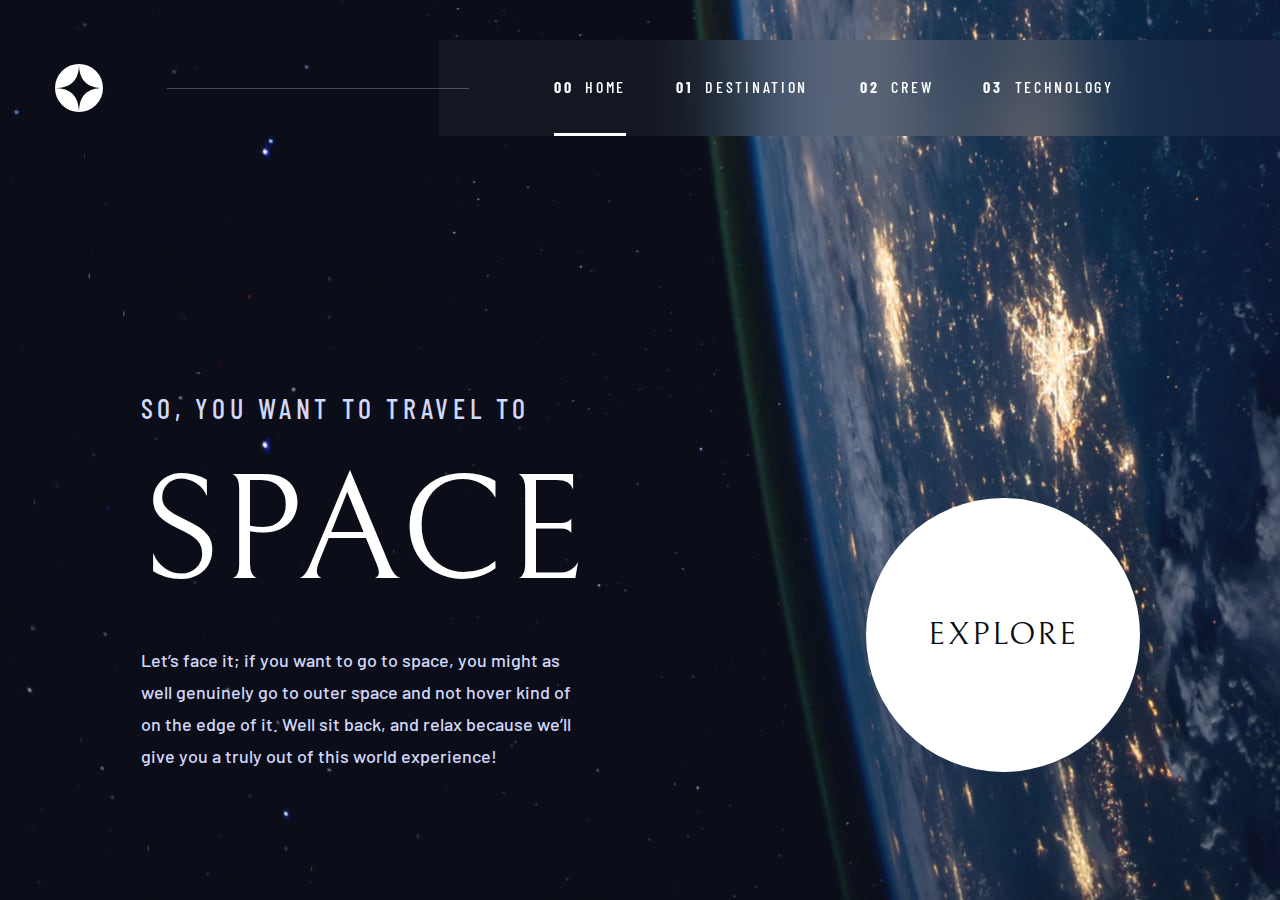
<file: index.html>
<!DOCTYPE html>
<html lang="en">
<head>
  <meta charset="UTF-8">
  <meta name="viewport" content="width=device-width, initial-scale=1.0">
  
  <title>Space tourism website</title>
  <link rel="stylesheet" href="./css/styles.css">
  <script src="./js/main.js" defer></script>
</head>

<body class="home flex-column">
   <header class="header flex-row"> 
      <img class="header-logo" src="./assets/images/shared/logo.svg" alt="Logo">
      <button class="mobile-nav-toggle" 
                aria-controls="primary-navigation" aria-expanded="false">
      </button>
      <nav>
         <ul id="primary-navigation" data-visible="false" class="primary-nav underline flex-row">
            <li class="active">
               <a href="index.html" class="subheading-s uppercase text-white"><span aria-hidden="true" class="bold">00</span>Home</a>
            </li>
            <li class="second-item">
               <a href="destination.html" class="subheading-s uppercase text-white"><span aria-hidden="true" class="bold">01</span>Destination</a>
            </li>
            <li>
               <a href="crew.html" class="subheading-s uppercase text-white"><span aria-hidden="true" class="bold">02</span>Crew</a>
            </li>
            <li>
               <a href="technology.html" class="subheading-s uppercase text-white"><span aria-hidden="true" class="bold">03</span>Technology</a>
            </li>
         </ul>
      </nav>   
   </header>
   <main class="main-home-container flex-row">
      <div class="content-wrapper flex-column">
         <h5 class="heading-xs uppercase text-accent">
            So, you want to travel to
         </h5>
         <h1 class="heading-xl uppercase text-white">
            Space
         </h1>
         <p class="text-accent">
            Let’s face it; if you want to go to space, you might as well genuinely go to 
            outer space and not hover kind of on the edge of it. Well sit back, and relax 
            because we’ll give you a truly out of this world experience!
         </p>
      </div>
      <div class="btn-wrapper">
         <a href="destination.html">
            <button class="main-btn subheading-xl text-dark uppercase">Explore</button>
         </a>
      </div>
   </main>
</body>
</html>
</file>
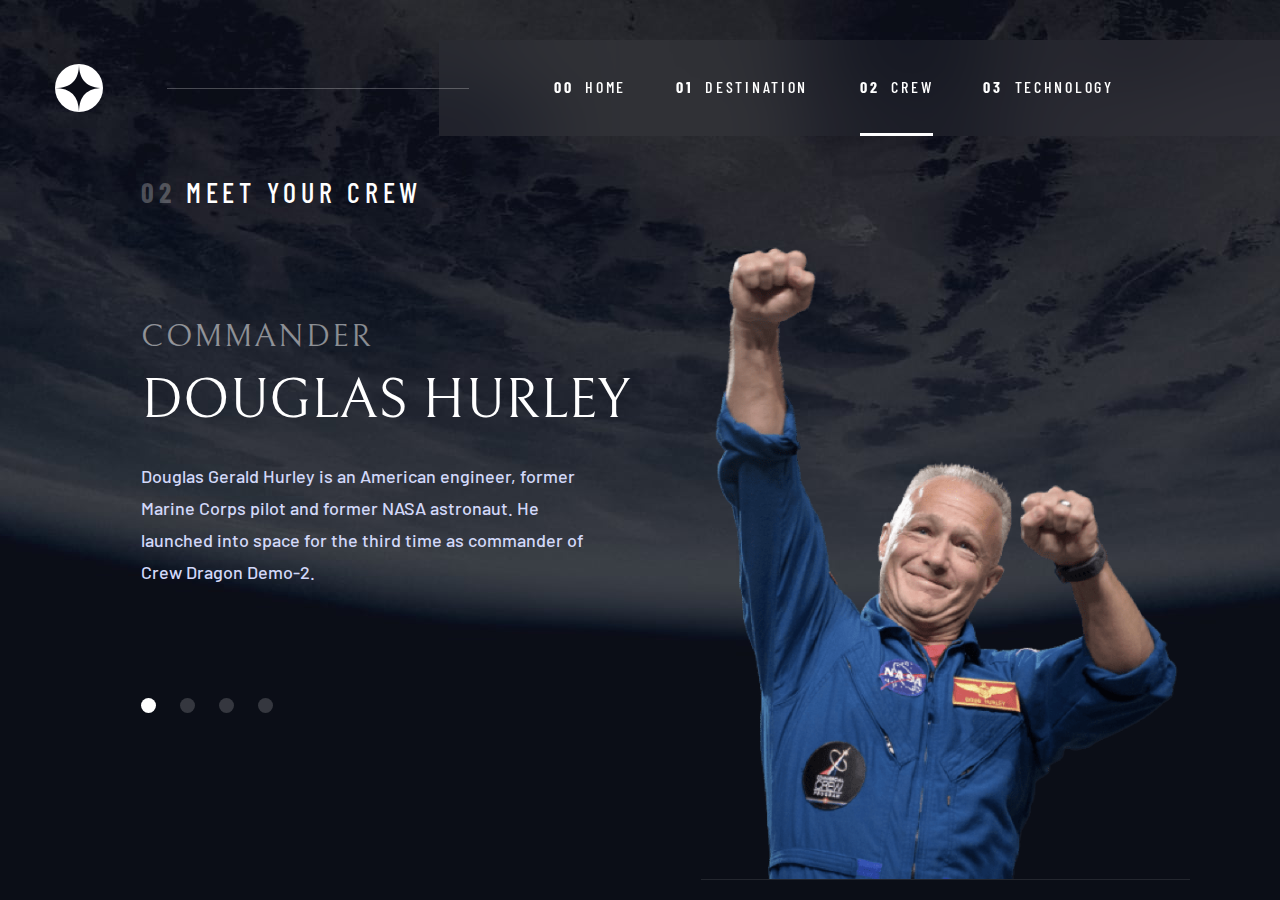
<file: crew.html>
<!DOCTYPE html>
<html lang="en">
<head>
  <meta charset="UTF-8">
  <meta name="viewport" content="width=device-width, initial-scale=1.0">

  <title>Space tourism website</title>
  <link rel="stylesheet" href="./css/styles.css">
  <script src="./js/main.js" defer></script>
</head>

<body class="crew">

   <header class="header flex-row"> 
      <img class="header-logo" src="./assets/images/shared/logo.svg" alt="Logo">
      <button class="mobile-nav-toggle" 
                aria-controls="primary-navigation" aria-expanded="false">
      </button>
      <nav>
         <ul id="primary-navigation" data-visible="false" class="primary-nav underline flex-row">
            <li>
               <a href="index.html" class="subheading-s uppercase text-white"><span aria-hidden="true" class="bold">00</span>Home</a>
            </li>
            <li class="second-item">
               <a href="destination.html" class="subheading-s uppercase text-white"><span aria-hidden="true" class="bold">01</span>Destination</a>
            </li>
            <li class="active">
               <a href="crew.html" class="subheading-s uppercase text-white"><span aria-hidden="true" class="bold">02</span>Crew</a>
            </li>
            <li>
               <a href="technology.html" class="subheading-s uppercase text-white"><span aria-hidden="true" class="bold">03</span>Technology</a>
            </li>
         </ul>
      </nav>  
   </header>

   <main class="crew-container">

     
      <div class="title-section">
         <h5 class="heading-xs uppercase text-white">
            <span class="span-opacity bold">02</span> Meet your crew
         </h5>
      </div>

      <!-- Commander -->

      <article class="crew-content flex-column" id="commander-tab" tabindex="0" role="tabpanel">
         <div class="crew-content-wrapper flex-column">
            <h3 class="subheading-xl uppercase title-opacity">
               Commander
            </h3>
            <h2 class="heading-m uppercase text-white">
               Douglas Hurley
            </h2>
            <p class="text-accent">
               Douglas Gerald Hurley is an American engineer, former Marine Corps pilot 
               and former NASA astronaut. He launched into space for the third time as 
               commander of Crew Dragon Demo-2. 
            </p>
         </div>
      </article>

       <!-- Specialist -->

       <article hidden class="crew-content flex-column" id="specialist-tab" tabindex="0" role="tabpanel">
         <div class="crew-content-wrapper flex-column">
            <h3 class="subheading-xl uppercase title-opacity">
               Mission Specialist
            </h3>
            <h2 class="heading-m uppercase text-white">
               Mark Shuttleworth
            </h2>
            <p class="text-accent">
               Mark Richard Shuttleworth is the founder and CEO of Canonical, the company behind 
               the Linux-based Ubuntu operating system. Shuttleworth became the first South 
               African to travel to space as a space tourist.
            </p>
         </div>
      </article>

       <!-- Pilot -->

       <article hidden class="crew-content flex-column" id="pilot-tab" tabindex="0" role="tabpanel">
         <div class="crew-content-wrapper flex-column">
            <h3 class="subheading-xl uppercase title-opacity">
               Pilot
            </h3>
            <h2 class="heading-m uppercase text-white">
               Victor Glover
            </h2>
            <p class="text-accent">
               Pilot on the first operational flight of the SpaceX Crew Dragon to the 
               International Space Station. Glover is a commander in the U.S. Navy where 
               he pilots an F/A-18.He was a crew member of Expedition 64, and served as a 
               station systems flight engineer. 
            </p>
         </div>
      </article>

       <!-- Engineer -->

       <article hidden class="crew-content flex-column" id="engineer-tab" tabindex="0" role="tabpanel">
         <div class="crew-content-wrapper flex-column">
            <h3 class="subheading-xl uppercase title-opacity">
               Flight Engineer
            </h3>
            <h2 class="heading-m uppercase text-white">
               Anousheh Ansari
            </h2>
            <p class="text-accent">
               Anousheh Ansari is an Iranian American engineer and co-founder of Prodea Systems. 
               Ansari was the fourth self-funded space tourist, the first self-funded woman to 
               fly to the ISS, and the first Iranian in space. 
            </p>
         </div>
      </article>

      <div class="dot flex-row" role="tablist">
         <button aria-selected="true" role="tab" aria-controls="commander-tab" data-image="commander-image" tabindex="0"></button>
         <button aria-selected="false" role="tab" aria-controls="specialist-tab" data-image="specialist-image" tabindex="-1"></button>
         <button aria-selected="false" role="tab" aria-controls="pilot-tab" data-image="pilot-image" tabindex="-1"></button>
         <button aria-selected="false" role="tab" aria-controls="engineer-tab" data-image="engineer-image" tabindex="-1"></button>
      </div>

      <div class="crew-pic-section pic-section grid-center">
         <picture id="commander-image">
            <img src="./assets/images/crew/image-douglas-hurley.png" alt="Commander">
         </picture>
         <picture  hidden id="specialist-image">
            <img src="./assets/images/crew/image-mark-shuttleworth.png" alt="Specialist">
         </picture>
         <picture  hidden id="pilot-image">
            <img src="./assets/images/crew/image-victor-glover.png" alt="Pilot">
         </picture>
         <picture  hidden id="engineer-image">
            <img src="./assets/images/crew/image-anousheh-ansari.png" alt="Engineer">
         </picture>
      </div>

</main>
</body>
</html>
</file>
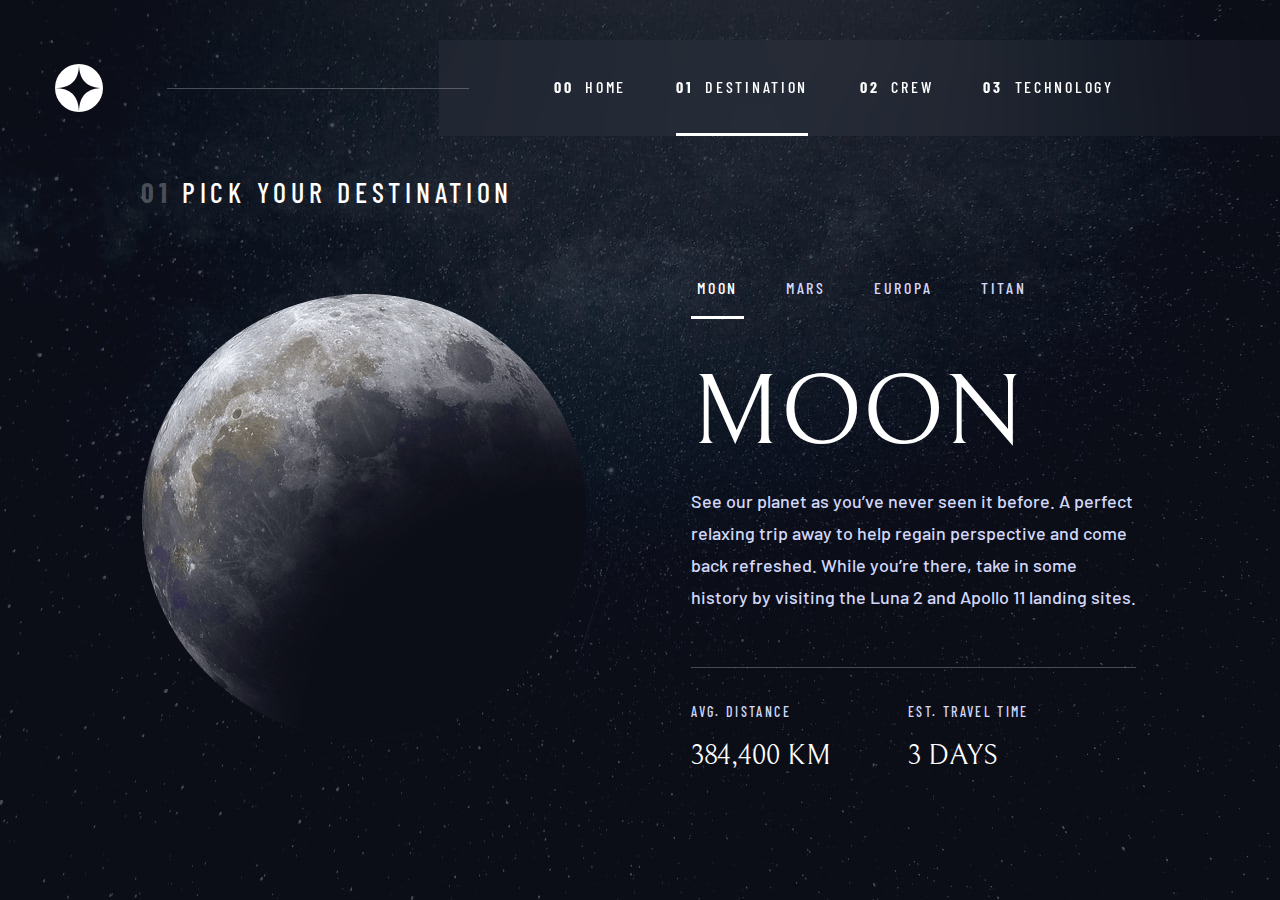
<file: destination.html>
<!DOCTYPE html>
<html lang="en">
<head>
  <meta charset="UTF-8">
  <meta name="viewport" content="width=device-width, initial-scale=1.0">

  <title>Space tourism website</title>
  <link rel="stylesheet" href="./css/styles.css">
  <script src="./js/main.js" defer></script>
</head>

<body class="destination">

   <header class="header flex-row"> 
      <img class="header-logo" src="./assets/images/shared/logo.svg" alt="Logo">
      <button class="mobile-nav-toggle" 
                aria-controls="primary-navigation" aria-expanded="false">
      </button>
      <nav>
         <ul id="primary-navigation" data-visible="false" class="primary-nav underline flex-row">
            <li>
               <a href="index.html" class="subheading-s uppercase text-white"><span aria-hidden="true" class="bold">00</span>Home</a>
            </li>
            <li class="second-item active">
               <a href="destination.html" class="subheading-s uppercase text-white"><span aria-hidden="true" class="bold">01</span>Destination</a>
            </li>
            <li>
               <a href="crew.html" class="subheading-s uppercase text-white"><span aria-hidden="true" class="bold">02</span>Crew</a>
            </li>
            <li>
               <a href="technology.html" class="subheading-s uppercase text-white"><span aria-hidden="true" class="bold">03</span>Technology</a>
            </li>
         </ul>
      </nav>  
   </header>

   <main class="destination-container">

     
         <div class="title-section">
            <h5 class="heading-xs uppercase text-white">
               <span class="span-opacity bold">01</span> Pick your destination
            </h5>
         </div>
         <div class="dest-pic-section pic-section grid-center">
            <picture id="moon-image">
               <img src="./assets/images/destination/image-moon.png" alt="The moon">
            </picture>
            <picture hidden id="mars-image">
               <img src="./assets/images/destination/image-mars.png" alt="The mars">
            </picture>
            <picture hidden id="europa-image">
               <img src="./assets/images/destination/image-europa.png" alt="The Europa">
            </picture>
            <picture hidden id="titan-image">
               <img src="./assets/images/destination/image-titan.png" alt="The titan">
            </picture>
         </div>

         <div class="destination-info-wrapper flex-column">
            <div class="destination-tab underline flex-row" role="tablist" aria-label="destination list">
               <button aria-selected="true" role="tab" aria-controls="moon-tab" data-image="moon-image" class="subheading-s uppercase text-accent" tabindex="0">Moon</button>
               <button aria-selected="false" role="tab" aria-controls="mars-tab" data-image="mars-image" class="subheading-s uppercase text-accent" tabindex="-1">Mars</button>
               <button aria-selected="false" role="tab" aria-controls="europa-tab" data-image="europa-image" class="subheading-s uppercase text-accent" tabindex="-1">Europa</button>
               <button aria-selected="false" role="tab" aria-controls="titan-tab" data-image="titan-image" class="subheading-s uppercase text-accent" tabindex="-1">Titan</button>
            </div> 
            
            <!-- Moon -->

            <article class="destination-content flex-column" id="moon-tab" tabindex="0" role="tabpanel">
               <div class="destination-main flex-column">
                  <h2 class="heading-l text-white uppercase">Moon</h2>
                  <p class="text-accent">See our planet as you’ve never seen it before. A perfect relaxing trip away to help 
                     regain perspective and come back refreshed. While you’re there, take in some history 
                     by visiting the Luna 2 and Apollo 11 landing sites.</p>
                  </div>
   
               <div class="destination-bottom flex-row">
                  <div class="distance-section flex-column">
                     <h5 class="subheading-m uppercase text-accent">
                        Avg. distance
                     </h5>
                     <h4 class="subheading-l uppercase text-white">
                        384,400 km
                     </h4>
                  </div>
                  <div class="distance-section flex-column">
                     <h5 class="subheading-m uppercase text-accent">
                        Est. travel time
                     </h5>
                     <h4 class="subheading-l uppercase text-white">
                        3 days
                     </h4>
                  </div>               
               </div>
            </article>

            <!-- Mars -->

            <article hidden class="destination-content flex-column" id="mars-tab" tabindex="1" role="tabpanel">
               <div class="destination-main flex-column">
                  <h2 class="heading-l text-white uppercase">Mars</h2>
                  <p class="text-accent">Don’t forget to pack your hiking boots. You’ll need them to tackle Olympus Mons, 
                     the tallest planetary mountain in our solar system. It’s two and a half times 
                     the size of Everest!</p>
               </div>

               <div class="destination-bottom flex-row">
                  <div class="distance-section flex-column">
                     <h5 class="subheading-m uppercase text-accent">
                        Avg. distance
                     </h5>
                     <h4 class="subheading-l uppercase text-white">
                        225 mil. km
                     </h4>
                  </div>
                  <div class="distance-section flex-column">
                     <h5 class="subheading-m uppercase text-accent">
                        Est. travel time
                     </h5>
                     <h4 class="subheading-l uppercase text-white">
                        9 months
                     </h4>
                  </div>               
               </div>
            </article>

            <!-- Europa -->

            <article hidden class="destination-content flex-column" id="europa-tab" tabindex="2" role="tabpanel">
               <div class="destination-main flex-column">
                  <h2 class="heading-l text-white uppercase">Europa</h2>
                  <p class="text-accent">The smallest of the four Galilean moons orbiting Jupiter, Europa is a 
                     winter lover’s dream. With an icy surface, it’s perfect for a bit of 
                     ice skating, curling, hockey, or simple relaxation in your snug 
                     wintery cabin.</p>
               </div>

               <div class="destination-bottom flex-row">
                  <div class="distance-section flex-column">
                     <h5 class="subheading-m uppercase text-accent">
                        Avg. distance
                     </h5>
                     <h4 class="subheading-l uppercase text-white">
                        628 mil. km
                     </h4>
                  </div>
                  <div class="distance-section flex-column">
                     <h5 class="subheading-m uppercase text-accent">
                        Est. travel time
                     </h5>
                     <h4 class="subheading-l uppercase text-white">
                        3 years
                     </h4>
                  </div>               
               </div>
            </article>

            <!-- Titan -->

            <article hidden class="destination-content flex-column" id="titan-tab" tabindex="3" role="tabpanel">
               <div class="destination-main flex-column hidden">
                  <h2 class="heading-l text-white uppercase">Titan</h2>
                  <p class="text-accent">The only moon known to have a dense atmosphere other than Earth, Titan 
                     is a home away from home (just a few hundred degrees colder!). As a 
                     bonus, you get striking views of the Rings of Saturn.</p>
               </div>

               <div class="destination-bottom flex-row">
                  <div class="distance-section flex-column">
                     <h5 class="subheading-m uppercase text-accent">
                        Avg. distance
                     </h5>
                     <h4 class="subheading-l uppercase text-white">
                        1.6 bil. km
                     </h4>
                  </div>
                  <div class="distance-section flex-column">
                     <h5 class="subheading-m uppercase text-accent">
                        Est. travel time
                     </h5>
                     <h4 class="subheading-l uppercase text-white">
                        7 years
                     </h4>
                  </div>               
               </div>
            </article>

         </div>
   
   </main>
</body>
</html>
</file>
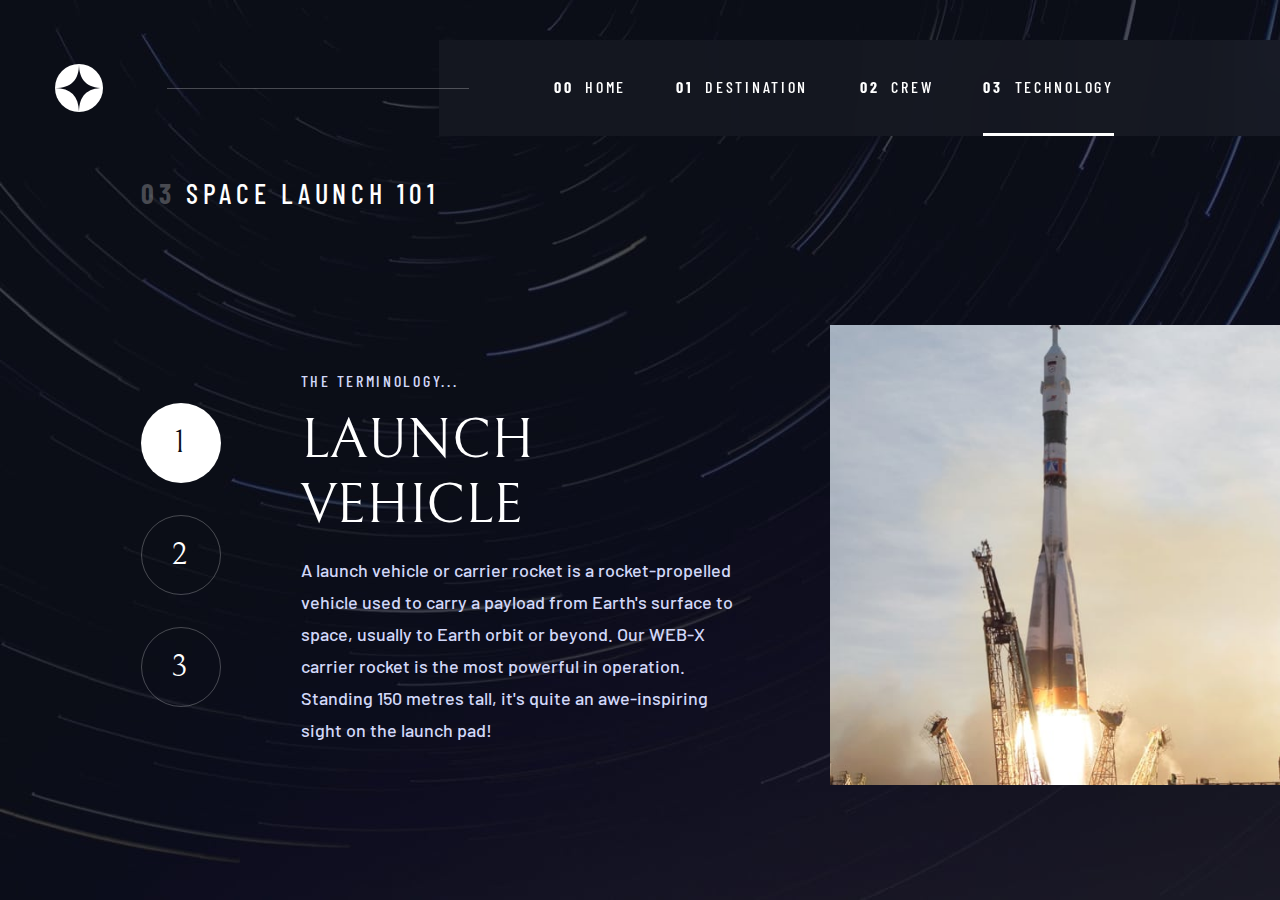
<file: technology.html>
<!DOCTYPE html>
<html lang="en">
<head>
  <meta charset="UTF-8">
  <meta name="viewport" content="width=device-width, initial-scale=1.0">

  <title>Space tourism website</title>
  <link rel="stylesheet" href="./css/styles.css">
  <script src="./js/main.js" defer></script>
</head>

<body class="technology">

   <header class="header flex-row"> 
      <img class="header-logo" src="./assets/images/shared/logo.svg" alt="Logo">
      <button class="mobile-nav-toggle" 
                aria-controls="primary-navigation" aria-expanded="false">
      </button>
      <nav>
         <ul id="primary-navigation" data-visible="false" class="primary-nav underline flex-row">
            <li>
               <a href="index.html" class="subheading-s uppercase text-white"><span aria-hidden="true" class="bold">00</span>Home</a>
            </li>
            <li class="second-item">
               <a href="destination.html" class="subheading-s uppercase text-white"><span aria-hidden="true" class="bold">01</span>Destination</a>
            </li>
            <li>
               <a href="crew.html" class="subheading-s uppercase text-white"><span aria-hidden="true" class="bold">02</span>Crew</a>
            </li>
            <li class="active">
               <a href="technology.html" class="subheading-s uppercase text-white"><span aria-hidden="true" class="bold">03</span>Technology</a>
            </li>
         </ul>
      </nav>  
   </header>


   <main class="technology-container">

      <div class="title-section">
         <h5 class="heading-xs uppercase text-white">
            <span class="span-opacity bold">03</span> Space launch 101
         </h5>
      </div>

      <div class="numbers flex-column" role="tablist">
         <button class="subheading-xl text-white" aria-selected="true" role="tab" aria-controls="vehicle-tab" data-image="vehicle-image" tabindex="0">1</button>
         <button class="subheading-xl text-white" aria-selected="false" role="tab" aria-controls="spaceport-tab" data-image="spaceport-image" tabindex="0">2</button>
         <button class="subheading-xl text-white" aria-selected="false" role="tab" aria-controls="capsule-tab" data-image="capsule-image" tabindex="0">3</button>
      </div>

      <!-- Launch vehicle -->

      <article class="technology-content flex-column" id="vehicle-tab" tabindex="0" role="tabpanel">
         <div class="technology-header flex-column">
            <h3 class="subheading-s uppercase text-accent">
               The terminology...
            </h3>
            <h2 class="heading-m uppercase text-white">
               Launch vehicle
            </h2>
         </div>
         <p class="text-accent">
            A launch vehicle or carrier rocket is a rocket-propelled vehicle used to carry a 
            payload from Earth's surface to space, usually to Earth orbit or beyond. Our 
            WEB-X carrier rocket is the most powerful in operation. Standing 150 metres tall, 
            it's quite an awe-inspiring sight on the launch pad! 
         </p>
      </article>

      <!-- Spaceport -->

      <article hidden class="technology-content flex-column" id="spaceport-tab" tabindex="0" role="tabpanel">
         <div class="technology-header flex-column">
            <h3 class="subheading-s uppercase text-accent">
               The terminology...
            </h3>
            <h2 class="heading-m uppercase text-white">
               Spaceport
            </h2>
         </div>
         <p class="text-accent">
            A spaceport or cosmodrome is a site for launching (or receiving) spacecraft, 
            by analogy to the seaport for ships or airport for aircraft. Based in the 
            famous Cape Canaveral, our spaceport is ideally situated to take advantage 
            of the Earth’s rotation for launch.
         </p>
      </article>

      <!-- Space capsule -->

      <article hidden class="technology-content flex-column" id="capsule-tab" tabindex="0" role="tabpanel">
         <div class="technology-header flex-column">
            <h3 class="subheading-s uppercase text-accent">
               The terminology...
            </h3>
            <h2 class="heading-m uppercase text-white">
               Space capsule
            </h2>
         </div>
         <p class="text-accent">
            A space capsule is an often-crewed spacecraft that uses a blunt-body reentry 
            capsule to reenter the Earth's atmosphere without wings. Our capsule is where 
            you'll spend your time during the flight. It includes a space gym, cinema, 
            and plenty of other activities to keep you entertained. 
         </p>
      </article>

      <div class="technology-pic-section pic-section">
            <picture id="vehicle-image">
              <source srcset="./assets/images/technology/image-launch-vehicle-landscape.jpg" media="(max-width: 56.25em)">
              <img src="./assets/images/technology/image-launch-vehicle-portrait.jpg" alt="Capsule pic">
            </picture>

            <picture hidden id="spaceport-image">
               <source srcset="./assets/images/technology/image-spaceport-landscape.jpg" media="(max-width: 56.25em)">
               <img src="./assets/images/technology/image-spaceport-portrait.jpg" alt="Capsule pic">
             </picture>

             <picture hidden id="capsule-image">
               <source srcset="./assets/images/technology/image-space-capsule-landscape.jpg" media="(max-width: 56.25em)">
               <img src="./assets/images/technology/image-space-capsule-portrait.jpg" alt="Capsule pic">
             </picture>
      </div>
   </main>


</body>
</html>
</file>
<file: css/styles.css>
:root {
  --clr-primary-1: 230, 35%, 7%;
  --clr-neutral-1: 231, 77%, 90%;
  --clr-neutral-2: 0, 0%, 100%;
  --inline-medium: 2.4rem;
  --inline-small: 1.5rem;
  --nav-padding: 1.89rem;
}

@font-face {
   font-family: "Barlow";
   src:   local("Barlow Medium"),
          url(../assets/fonts/Barlow/Barlow-Medium.woff2) format('woff2'),
          url(../assets/fonts/Barlow/Barlow-Medium.woff) format('woff');
   font-weight: 400;
 }
 @font-face {
   font-family: "Barlow Condensed";
   src:   local("Barlow Condensed Medium"),
          url(../assets/fonts/Barlow_Condensed/BarlowCondensed-Medium.woff2) format('woff2'),
          url(../assets/fonts/Barlow_Condensed/BarlowCondensed-Medium.woff) format('woff');
   font-weight: 400;
 }
 @font-face {
   font-family: "Barlow Condensed";
   src:   local("Barlow Condensed Medium"),
          url(../assets/fonts/Barlow_Condensed/BarlowCondensed-Bold.woff2) format('woff2'),
          url(../assets/fonts/Barlow_Condensed/BarlowCondensed-Bold.woff) format('woff');
   font-weight: 700;
 }
 @font-face {
   font-family: "Bellefair";
   src:   local("Bellefair Regular"),
            url(../assets/fonts/Bellefair/Bellefair-Regular.woff2) format('woff2'),
            url(../assets/fonts/Bellefair/Bellefair-Regular.woff) format('woff');
   font-weight: 400;
 }

/*
0 - 600px: Phone (max-width: 37.5em)
600 - 900px: Tablet portait (max-width: 56.25em)
900 - 1200px: Tablet Landscape (max-width: 75em)
[1200 - 1800px] is where out normal styles apply (min-width: 37.5e)
1800px +: Big desktop (min-width: 112.5em)
*/
*, *::before, *::after {
  box-sizing: border-box;
}

* {
  margin: 0;
}

body {
  line-height: 1.5;
  -webkit-font-smoothing: antialiased;
}

img, picture, video, canvas, svg {
  display: block;
  max-width: 100%;
}

input, button, textarea, select {
  font: inherit;
}

p, h1, h2, h3, h4, h5, h6 {
  overflow-wrap: break-word;
}

/* remove animations for people who've turned them off */
@media (prefers-reduced-motion: reduce) {
  *,
  *::before,
  *::after {
    animation-duration: 0.01ms !important;
    animation-iteration-count: 1 !important;
    transition-duration: 0.01ms !important;
    scroll-behavior: auto !important;
  }
}
body {
  font-family: Barlow, sans-serif;
  font-size: 1.125rem;
  font-weight: 400;
  line-height: 2rem;
  color: hsl(var(--clr-neutral-2));
}
@media (max-width: 56.25em) {
  body {
    font-size: 1rem;
    line-height: 1.75rem;
  }
}
@media (max-width: 37.5em) {
  body {
    font-size: 0.9375rem;
    line-height: 1.5625rem;
  }
}

p, h1, h2, h3, h4, h5, h6 {
  font-weight: 400;
}

.heading-xl {
  font-family: Bellefair, serif;
  font-size: 9.375rem;
  line-height: normal;
}
@media (max-width: 56.25em) {
  .heading-xl {
    line-height: 9.375rem;
  }
}
@media (max-width: 37.5em) {
  .heading-xl {
    font-size: 5rem;
    line-height: 6.25rem;
  }
}

.heading-l {
  font-family: Bellefair, sans-serif;
  font-size: 6.25rem;
  line-height: normal;
}
@media (max-width: 56.25em) {
  .heading-l {
    font-size: 5rem;
  }
}
@media (max-width: 37.5em) {
  .heading-l {
    font-size: 3.5rem;
  }
}

.heading-m {
  font-family: Bellefair, sans-serif;
  font-size: 3.5rem;
  line-height: normal;
}
@media (max-width: 56.25em) {
  .heading-m {
    font-size: 2.5rem;
  }
}
@media (max-width: 37.5em) {
  .heading-m {
    font-size: 1.5rem;
  }
}

.heading-s {
  font-family: Barlow Condensed, sans-serif;
  font-size: 2rem;
  letter-spacing: 0.29531rem;
}
@media (max-width: 56.25em) {
  .heading-s {
    font-size: 1rem;
    letter-spacing: 0.16875rem;
  }
}

.heading-xs {
  font-family: Barlow Condensed, sans-serif;
  font-size: 1.75rem;
  letter-spacing: 0.29531rem;
}
@media (max-width: 56.25em) {
  .heading-xs {
    font-size: 1.25rem;
    letter-spacing: 0.21094rem;
  }
}
@media (max-width: 37.5em) {
  .heading-xs {
    font-size: 1rem;
    letter-spacing: 0.16875rem;
  }
}

.subheading-xl {
  font-family: Bellefair, sans-serif;
  font-size: 2rem;
  letter-spacing: 0.125rem;
}
@media (max-width: 37.5em) {
  .subheading-xl {
    font-size: 1.25rem;
    letter-spacing: 0.07813rem;
  }
}

.subheading-l {
  font-family: Bellefair, sans-serif;
  font-size: 1.75rem;
  line-height: normal;
}

.subheading-m {
  font-family: Barlow Condensed, sans-serif;
  font-size: 0.875rem;
  letter-spacing: 0.14763rem;
}

.subheading-s {
  font-family: Barlow Condensed, sans-serif;
  font-size: 1rem;
  letter-spacing: 0.16875rem;
}
@media (max-width: 56.25em) {
  .subheading-s {
    font-size: 0.875rem;
    letter-spacing: 0.14763rem;
  }
}


button {
  cursor: pointer;
  border: none;
}

.btn-wrapper {
  display: grid;
  place-content: center;
}

.main-btn {
  position: relative;
  width: 17.125rem;
  height: 17.125rem;
  border-radius: 50%;
  background-color: hsl(var(--clr-neutral-2));
  display: flex;
  align-items: center;
  justify-content: center;
}
@media (max-width: 56.25em) {
  .main-btn {
    width: 15.125rem;
    height: 15.125rem;
  }
}
@media (max-width: 37.5em) {
  .main-btn {
    width: 9.375rem;
    height: 9.375rem;
  }
}
.main-btn::after {
  position: absolute;
  content: "";
  width: 100%;
  height: 100%;
  border-radius: 50%;
  background-color: hsl(var(--clr-neutral-2), 0.1036);
  opacity: 0;
  transition: opacity 500ms linear, transform 600ms ease-in-out;
}
.main-btn:hover::after, .main-btn:focus::after {
  transform: scale(1.5);
  opacity: 1;
}

.mobile-nav-toggle {
  display: none;
}
@media (max-width: 37.5em) {
  .mobile-nav-toggle {
    position: absolute;
    top: 2rem;
    right: 1.5rem;
    display: block;
    width: 1.5rem;
    height: 1.3125rem;
    background-image: url(../assets/images/shared/icon-hamburger.svg);
    background-repeat: no-repeat;
    background-color: transparent;
    z-index: 20;
  }
}

.mobile-nav-toggle[aria-expanded=true] {
  width: 1.19325rem;
  height: 1.19325rem;
  background-image: url("../assets/images/shared/icon-close.svg");
}

.underline > * {
  cursor: pointer;
  border: 0;
  border-bottom: 3px solid hsl(var(--clr-neutral-2), 0);
}

.underline > *:hover,
.underline > *:focus {
  border-color: hsl(var(--clr-neutral-2), 0.5);
}

.underline > .active,
.underline > [aria-selected=true] {
  color: hsl(var(--clr-neutral-2));
  border-color: hsl(var(--clr-neutral-2));
}

.dot > button {
  cursor: pointer;
  border-radius: 50%;
  width: 0.9375rem;
  height: 0.9375rem;
  background-color: hsl(var(--clr-neutral-2), 0.1744);
  transition: 0.3s ease;
}

.dot > *:hover,
.dot > *:focus {
  background-color: hsl(var(--clr-neutral-2), 0.5);
}

.dot > [aria-selected=true] {
  background-color: hsl(var(--clr-neutral-2));
}

.numbers > button {
  cursor: pointer;
  border-radius: 50%;
  width: 5rem;
  height: 5rem;
  background: transparent;
  border: 1px solid hsl(var(--clr-neutral-2), 0.25);
  transition: 0.3s ease;
}
@media (max-width: 56.25em) {
  .numbers > button {
    width: 3.75rem;
    height: 3.75rem;
    font-size: 1.5rem;
    letter-spacing: 0.09375rem;
  }
}
@media (max-width: 37.5em) {
  .numbers > button {
    width: 2.5rem;
    height: 2.5rem;
    font-size: 1rem;
    letter-spacing: 0.0625rem;
  }
}

.numbers > *:hover,
.numbers > *:focus {
  border: 1px solid hsl(var(--clr-neutral-2));
}

.numbers > [aria-selected=true] {
  background-color: hsl(var(--clr-neutral-2));
  color: hsl(var(--clr-primary-1));
  border: none;
}

ul {
  list-style: none;
  margin: 0;
  padding: 0;
}

a {
  text-decoration: none;
}

.uppercase {
  text-transform: uppercase;
}

.text-white {
  color: hsl(var(--clr-neutral-2));
}

.text-accent {
  color: hsl(var(--clr-neutral-1));
}

.text-dark {
  color: hsl(var(--clr-primary-1));
}

.span-opacity {
  color: hsl(var(--clr-neutral-2), 0.25);
}

.title-opacity {
  color: hsl(var(--clr-neutral-2), 0.5042);
}

.bold {
  font-weight: 700;
}

body {
  background-color: hsl(var(--clr-primary-1));
  min-height: 100vh;
  background-size: cover;
}

.flex-column {
  display: flex;
  flex-direction: column;
}

.flex-row {
  display: flex;
  flex-direction: row;
}

.grid-center {
  display: grid;
  place-content: center;
}

[hidden] {
  display: none !important;
}

.header {
  margin-top: 2.5rem;
  margin-left: 3.44rem;
  background-color: transparent;
  align-items: center;
  justify-content: space-between;
}
@media (max-width: 56.25em) {
  .header {
    margin-left: 2.44rem;
    margin-top: 0;
  }
}
@media (max-width: 37.5em) {
  .header {
    margin-left: var(--inline-small);
    margin-top: 1.5rem;
  }
}
.header::after {
  position: relative;
  display: block;
  content: "";
  height: 1px;
  background: hsl(var(--clr-neutral-2), 0.2515);
  width: 100%;
  margin-left: 4rem;
  margin-right: -1.88rem;
  order: 1;
  z-index: 2;
}
@media (max-width: 56.25em) {
  .header::after {
    display: none;
  }
}

.header nav {
  order: 2;
}

.header-logo {
  cursor: pointer;
  width: 3rem;
  height: 3rem;
}
@media (max-width: 56.25em) {
  .header-logo {
    width: 2.5rem;
    height: 2.5rem;
  }
}

.primary-nav {
  padding-inline: clamp(3rem, 9vw, 7.69rem) clamp(4rem, 13vw, 10.44rem);
  gap: 3.12rem;
  background: hsl(var(--clr-neutral-2), 0.04);
  backdrop-filter: blur(40.7742271423px);
  z-index: 1;
}
@media (max-width: 56.25em) {
  .primary-nav {
    padding-inline: 3rem;
    gap: 2.31rem;
  }
}
@media (max-width: 37.5em) {
  .primary-nav {
    flex-direction: column;
    gap: 2rem;
    position: fixed;
    inset: 0 0 0 32%;
    padding: min(30vh, 7.38rem) 2rem;
    transform: translateX(100%);
    transition: transform 500ms ease-in-out;
  }
}

.primary-nav[data-visible=true] {
  transform: translateX(0%);
}

.primary-nav span {
  margin-right: 0.75rem;
  display: inline;
}
@media (max-width: 56.25em) {
  .primary-nav span {
    display: none;
  }
}
@media (max-width: 37.5em) {
  .primary-nav span {
    display: inline;
    margin-right: 0.69rem;
  }
}

@media (max-width: 37.5em) {
  .primary-nav li {
    display: block;
  }
}

.primary-nav a {
  padding-block: var(--nav-padding);
}
@media (max-width: 37.5em) {
  .primary-nav a {
    font-size: 1rem;
    letter-spacing: 0.16875rem;
    padding-block: 0;
    display: block;
    width: 100%;
  }
}

.second-item {
  margin-right: 0.13rem;
}

.header .underline > * {
  padding-block: var(--nav-padding);
}
@media (max-width: 37.5em) {
  .header .underline > * {
    padding-block: 0;
    border-bottom: none;
  }
}

header .active {
  border-bottom: 3px solid hsl(var(--clr-neutral-2));
}
@media (max-width: 37.5em) {
  header .active {
    border-bottom: none;
  }
}

.crew {
  background-image: url(../assets/images/crew/background-crew-desktop.jpg);
  background-position: center center;
  display: grid;
  grid-template-rows: min-content 1fr;
  justify-content: stretch;
  overflow-x: hidden;
}
@media (max-width: 56.25em) {
  .crew {
    background-image: url(../assets/images/crew/background-crew-tablet.jpg);
  }
}
@media (max-width: 37.5em) {
  .crew {
    background-image: url(../assets/images/crew/background-crew-mobile.jpg);
  }
}

.crew-container {
  display: grid;
  grid-template-columns: repeat(2, minmax(0, 34.64925rem));
  margin-left: clamp(1rem, 11vw, 10.44rem);
  padding-top: 2.5rem;
  column-gap: 2rem;
  margin-right: clamp(3rem, 6vw, 9.91rem);
  grid-template-areas: "title title" "content pic" "dot pic";
}
@media (max-width: 56.25em) {
  .crew-container {
    grid-template-columns: 1fr;
    grid-template-areas: "title" "content" "dot" "pic";
    place-content: space-between;
    margin-inline: var(--inline-medium);
  }
}
@media (max-width: 37.5em) {
  .crew-container {
    grid-template-areas: "title" "pic" "dot" "content";
    place-content: center;
    margin-inline: var(--inline-small);
    padding-block: 2.5rem;
  }
}

.crew-content {
  grid-area: content;
  justify-content: center;
  margin-top: 1rem;
}
@media (max-width: 56.25em) {
  .crew-content {
    max-width: none;
    align-items: center;
    text-align: center;
    margin-top: 3.75rem;
  }
}
@media (max-width: 37.5em) {
  .crew-content {
    margin-top: 2rem;
  }
}

.crew-content-wrapper {
  gap: 0.94rem;
}
@media (max-width: 56.25em) {
  .crew-content-wrapper {
    gap: 0.5rem;
  }
}

.crew-content-wrapper p {
  max-width: 27.8125rem;
  margin-top: 0.75rem;
}
@media (max-width: 56.25em) {
  .crew-content-wrapper p {
    max-width: 37rem;
    margin-top: 0.5rem;
  }
}

@media (max-width: 56.25em) {
  .crew-content-wrapper h3 {
    font-size: 1.5rem;
    letter-spacing: normal;
  }
}
@media (max-width: 37.5em) {
  .crew-content-wrapper h3 {
    font-size: 1rem;
  }
}

.crew-pic-section {
  grid-area: pic;
  margin-top: 1rem;
}
@media (max-width: 56.25em) {
  .crew-pic-section {
    margin-top: 2.5rem;
    place-items: center;
  }
}
@media (max-width: 37.5em) {
  .crew-pic-section {
    margin-top: 2rem;
  }
}

.crew-pic-section picture {
  border-bottom: 1px solid hsl(var(--clr-neutral-2), 0.1);
  display: flex;
  justify-content: center;
}

.crew-pic-section img {
  max-width: 95%;
}
@media (max-width: 56.25em) {
  .crew-pic-section img {
    max-width: 60%;
  }
}

.dot {
  grid-area: dot;
  gap: 1.5rem;
  align-items: start;
  margin-top: 1rem;
}
@media (max-width: 56.25em) {
  .dot {
    justify-content: center;
    margin-top: 2.5rem;
  }
}
@media (max-width: 37.5em) {
  .dot {
    margin-top: 2rem;
  }
}

.technology {
  background-image: url(../assets/images/technology/background-technology-desktop.jpg);
  background-position: center center;
  display: grid;
  grid-template-rows: min-content 1fr;
  justify-content: stretch;
  overflow-x: hidden;
}
@media (max-width: 56.25em) {
  .technology {
    background-image: url(../assets/images/technology/background-technology-tablet.jpg);
  }
}
@media (max-width: 37.5em) {
  .technology {
    background-image: url(../assets/images/technology/background-technology-mobile.jpg);
    padding-inline: 0;
  }
}

.technology-container {
  display: grid;
  grid-template-columns: minmax(5rem, 1fr) repeat(2, minmax(0, 32.1875rem));
  grid-template-rows: 2.125rem 1fr;
  margin-left: clamp(1rem, 11vw, 10.44rem);
  padding-top: 2.5rem;
  column-gap: 5rem;
  align-items: center;
  grid-template-areas: "title title title" "number content pic";
}
@media (max-width: 56.25em) {
  .technology-container {
    grid-template-columns: 1fr;
    grid-template-rows: min-content;
    grid-template-areas: "title" "pic" "number" "content";
    align-items: center;
    margin-inline: 0;
    text-align: center;
    padding-block: 2.5rem;
    place-content: start;
  }
}
@media (max-width: 56.25em) and (max-width: 37.5em) {
  .technology-container {
    padding-block: 2rem;
  }
}

@media (max-width: 56.25em) {
  .technology-container > .title-section {
    margin-inline: var(--inline-medium);
  }
}

.numbers {
  grid-area: number;
  gap: 2rem;
}
@media (max-width: 56.25em) {
  .numbers {
    flex-direction: row;
    justify-content: center;
    gap: 1rem;
    margin-bottom: 2.81rem;
  }
}

.technology-content {
  grid-area: content;
  align-items: center;
  gap: 1rem;
  align-items: flex-start;
}
@media (max-width: 56.25em) {
  .technology-content {
    align-items: center;
  }
}
@media (max-width: 37.5em) {
  .technology-content {
    padding-inline: var(--inline-small);
  }
}

.technology-content p {
  max-width: 27.8125rem;
}

.technology-header {
  gap: 0.69rem;
}
@media (max-width: 56.25em) {
  .technology-header {
    gap: 1rem;
  }
}
@media (max-width: 37.5em) {
  .technology-header {
    gap: 0.56rem;
  }
}

.technology-pic-section {
  grid-area: pic;
}
@media (max-width: 56.25em) {
  .technology-pic-section {
    margin-block: 3.5rem;
  }
}
@media (max-width: 37.5em) {
  .technology-pic-section {
    margin-block: 2rem;
  }
}

@media (max-width: 56.25em) {
  .technology-pic-section img {
    min-width: 100%;
  }
}

.destination {
  background-image: url(../assets/images/destination/background-destination-desktop.jpg);
  background-position: center center;
  display: grid;
  grid-template-rows: min-content 1fr;
  justify-content: stretch;
  overflow-x: hidden;
}
@media (max-width: 56.25em) {
  .destination {
    background-image: url(../assets/images/destination/background-destination-tablet.jpg);
  }
}
@media (max-width: 37.5em) {
  .destination {
    background-image: url(../assets/images/destination/background-destination-mobile.jpg);
  }
}

.destination-container {
  display: grid;
  place-content: start;
  grid-template-columns: repeat(2, minmax(0, 34.64925rem));
  column-gap: clamp(3rem, 8vw, 9.8rem);
  margin-inline: clamp(1rem, 11vw, 10.44rem);
  row-gap: 3.25rem;
  padding-block: 2.5rem;
  grid-template-areas: "title title" "pic content";
}
@media (max-width: 56.25em) {
  .destination-container {
    grid-template-columns: 1fr;
    grid-template-areas: "title" "pic" "content";
    row-gap: 3rem;
    margin-inline: var(--inline-medium);
  }
}
@media (max-width: 37.5em) {
  .destination-container {
    margin-inline: var(--inline-small);
    row-gap: 2rem;
  }
}

.title-section {
  grid-area: title;
}
@media (max-width: 56.25em) {
  .title-section {
    text-align: start;
  }
}
@media (max-width: 37.5em) {
  .title-section {
    text-align: center;
  }
}

.destination-wrapper {
  gap: 9.81rem;
}

.dest-pic-section {
  grid-area: pic;
}

.dest-pic-section img {
  width: 100%;
  height: 100%;
}
@media (max-width: 56.25em) {
  .dest-pic-section img {
    width: 18.75rem;
    height: 18.75rem;
  }
}
@media (max-width: 37.5em) {
  .dest-pic-section img {
    width: 10.625rem;
    height: 10.625rem;
  }
}

.destination-info-wrapper {
  grid-area: content;
  max-width: 27.8125rem;
  min-width: 24.8125rem;
}
@media (max-width: 56.25em) {
  .destination-info-wrapper {
    align-items: center;
    text-align: center;
    max-width: none;
    min-width: auto;
    margin-inline: 3.6rem;
  }
}
@media (max-width: 37.5em) {
  .destination-info-wrapper {
    margin-inline: 0;
  }
}

.destination-tab {
  gap: 2.25rem;
}
@media (max-width: 37.5em) {
  .destination-tab {
    gap: 1.69rem;
  }
}

@media (max-width: 56.25em) {
  .destination-content {
    align-items: center;
  }
}

.destination-main {
  gap: 0.87rem;
  padding-block: 2.31rem 3.38rem;
  border-bottom: 1px solid hsl(var(--clr-neutral-2), 0.2515);
}
@media (max-width: 56.25em) {
  .destination-main {
    gap: 0.5rem;
    padding-block: 2rem 3rem;
  }
}
@media (max-width: 37.5em) {
  .destination-main {
    padding-block: 1.25rem 2rem;
  }
}

.destination-bottom {
  margin-top: 1.75rem;
  gap: clamp(2rem, 6vw, 4.94rem);
}
@media (max-width: 37.5em) {
  .destination-bottom {
    flex-direction: column;
    gap: 2rem;
    margin-top: 2rem;
  }
}

.distance-section {
  gap: 0.75rem;
}

.destination-tab > * {
  padding-block: 0.75rem;
  background-color: transparent;
}

.home {
  background-image: url(../assets/images/home/background-home-desktop.jpg);
  background-position: center center;
  justify-content: space-between;
}
@media (max-width: 56.25em) {
  .home {
    background-image: url(../assets/images/home/background-home-tablet.jpg);
    display: grid;
    grid-template-rows: min-content 1fr;
    justify-content: stretch;
    overflow-x: hidden;
  }
}
@media (max-width: 37.5em) {
  .home {
    background-image: url(../assets/images/home/background-home-mobile.jpg);
  }
}

.main-home-container {
  margin-bottom: 8rem;
  justify-content: space-around;
  align-items: flex-end;
}
@media (max-width: 56.25em) {
  .main-home-container {
    text-align: center;
    display: grid;
    place-items: center;
    padding-inline: 1rem;
    margin-bottom: 0;
  }
}
@media (max-width: 37.5em) {
  .main-home-container {
    padding-inline: var(--inline-small);
  }
}

.content-wrapper {
  width: min-content;
  gap: 1.5rem;
}
@media (max-width: 37.5em) {
  .content-wrapper {
    width: 100%;
    gap: 1rem;
  }
}

/*# sourceMappingURL=styles.css.map */
</file>
